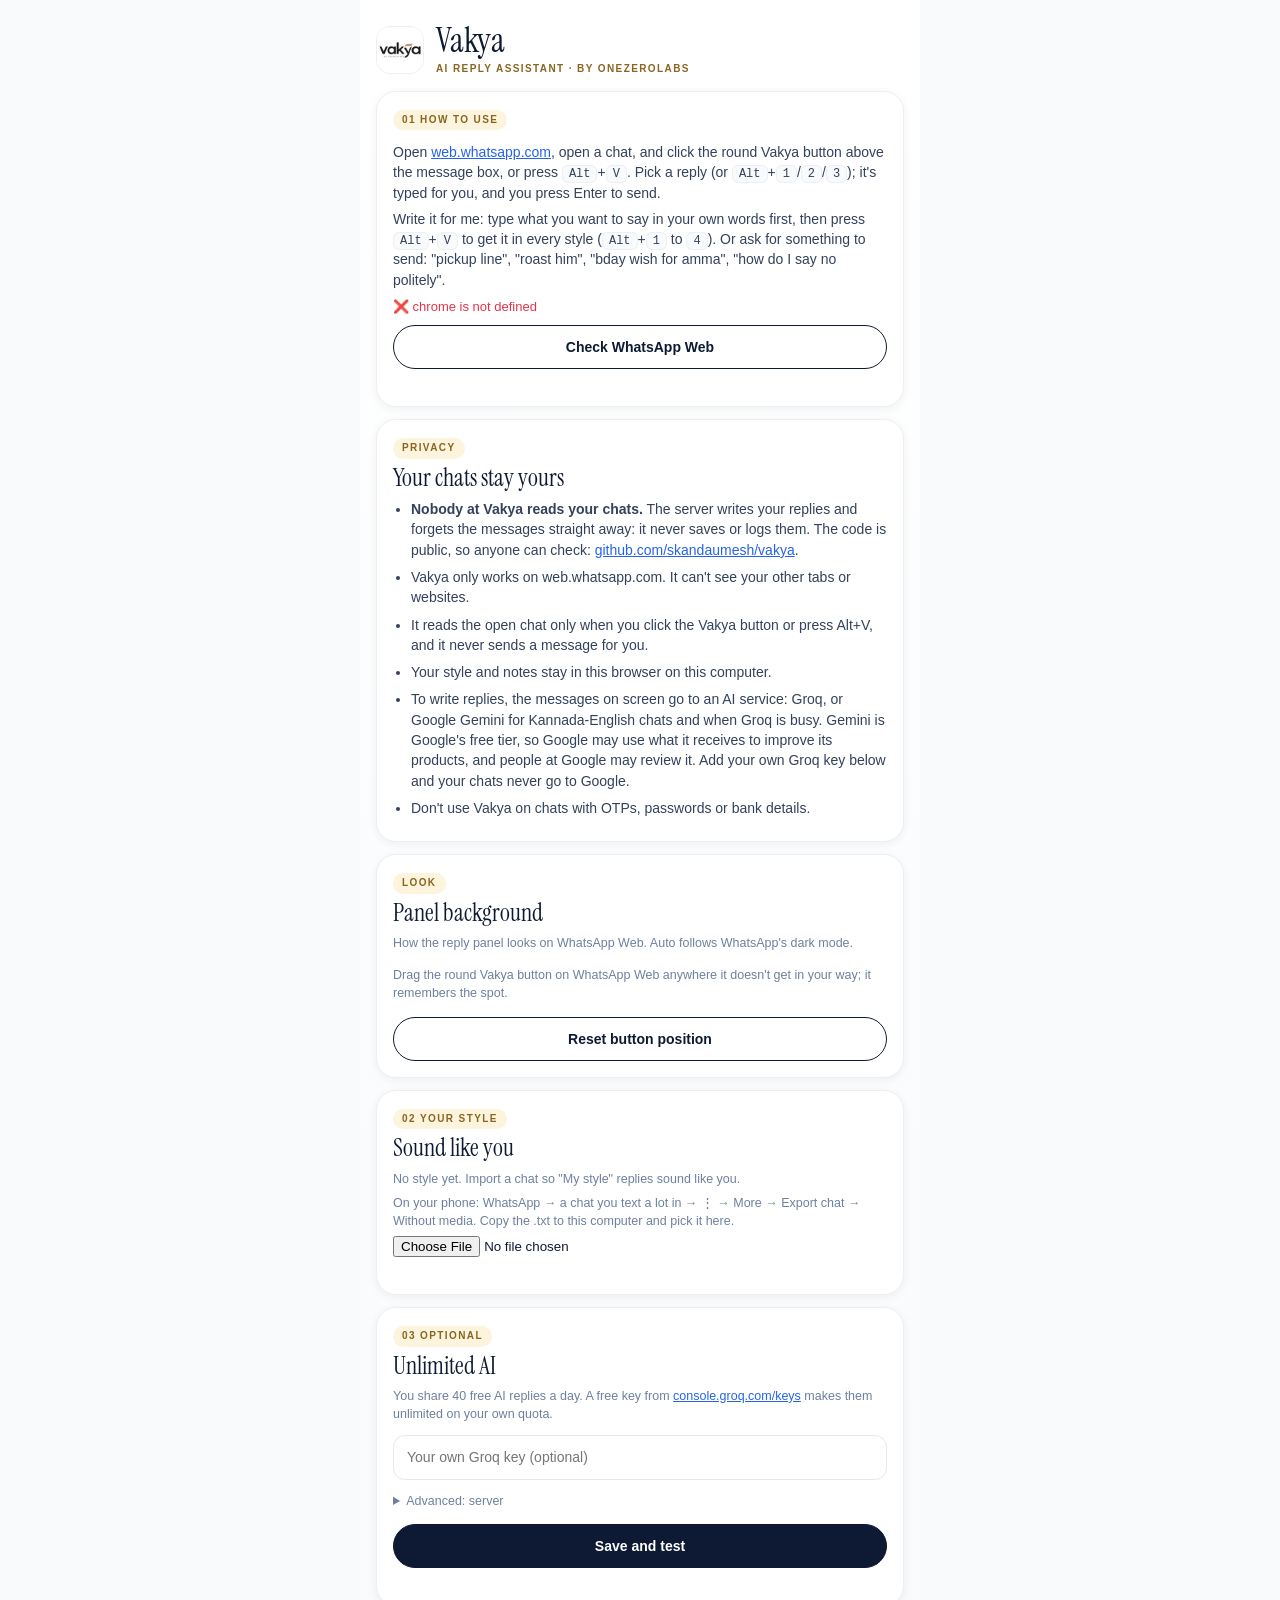
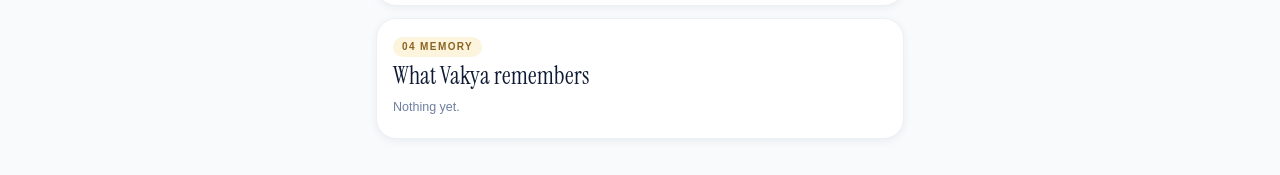
<file: desktop/extension/options.html>
<!doctype html>
<html lang="en">
<head>
  <meta charset="utf-8">
  <title>Vakya settings</title>
  <style>
    @font-face { font-family: "Vakya Serif"; src: url("fonts/instrument_serif.ttf") format("truetype"); }
    :root { --navy: #0e1a33; --body: #33415c; --muted: #6e809f; --line: #eceff4; --soft: #f8fafc; --gold: #8a6420; --gold-bg: #fdf4dd; --ok: #1b9e57; --bad: #e5334a; }
    * { box-sizing: border-box; }
    html { background: var(--soft); }
    body { margin: 0 auto; min-width: 380px; max-width: 560px; padding: 24px 16px; background: linear-gradient(#fff, var(--soft));
           color: var(--navy); font: 14px/1.45 -apple-system, "Segoe UI", Inter, Roboto, sans-serif; }
    header { display: flex; align-items: center; gap: 12px; margin-bottom: 14px; }
    header img { width: 48px; height: 48px; border-radius: 14px; border: 1px solid var(--line); background: #fff; }
    h1 { margin: 0; font: 34px/1 "Vakya Serif", Georgia, serif; font-weight: 400; }
    .tag { font-size: 10px; font-weight: 700; letter-spacing: .14em; color: var(--gold); margin-top: 4px; }
    .card { background: #fff; border: 1px solid var(--line); border-radius: 20px; padding: 16px; margin-bottom: 12px;
            box-shadow: 0 2px 10px rgba(14,26,51,.06); }
    .badge { display: inline-block; font-size: 10px; font-weight: 700; letter-spacing: .14em; color: var(--gold);
             background: var(--gold-bg); border-radius: 999px; padding: 3px 9px; margin-bottom: 6px; }
    h2 { margin: 0 0 8px; font: 24px/1.1 "Vakya Serif", Georgia, serif; font-weight: 400; }
    p, .muted { color: var(--body); margin: 6px 0; }
    .muted { color: var(--muted); font-size: 12.5px; }
    input[type=text], input[type=password], select { width: 100%; padding: 11px 13px; border: 1px solid #e2e8f0; border-radius: 12px;
             font: inherit; color: var(--navy); background: #fff; margin: 6px 0; }
    button { width: 100%; padding: 11px 16px; border-radius: 999px; font: inherit; font-weight: 600; cursor: pointer; margin-top: 8px;
             border: 1px solid var(--navy); background: var(--navy); color: #fff; }
    button.secondary { background: #fff; color: var(--navy); }
    .status { font-size: 13px; margin-top: 8px; min-height: 1em; }
    .ok { color: var(--ok); } .bad { color: var(--bad); }
    .chat { border-top: 1px solid var(--line); padding: 8px 0; }
    .chat b { display: block; }
    .chat ul { margin: 4px 0 0; padding-left: 18px; color: var(--body); }
    .link { color: #2563eb; }
    .privacy { margin: 6px 0 0; padding-left: 18px; color: var(--body); }
    .themes { display: flex; flex-wrap: wrap; gap: 8px; margin-top: 8px; }
    .themes button { width: auto; margin: 0; padding: 14px 16px; border-radius: 14px; font-weight: 700; font-size: 13px; }
    .themes button.on { outline: 3px solid var(--navy); outline-offset: 2px; }
    .privacy li { margin-bottom: 7px; }
    pre { font: 11px/1.45 ui-monospace, Consolas, monospace; color: var(--body); background: var(--soft); border: 1px solid var(--line);
          border-radius: 12px; padding: 10px 12px; margin: 8px 0 0; white-space: pre-wrap; word-break: break-word; }
    kbd { font: 12px ui-monospace, monospace; background: var(--soft); border: 1px solid var(--line); border-radius: 6px; padding: 1px 6px; }
  </style>
</head>
<body>
  <header>
    <img src="icons/icon128.png" alt="">
    <div>
      <h1>Vakya</h1>
      <div class="tag">AI REPLY ASSISTANT · BY ONEZEROLABS</div>
    </div>
  </header>

  <div class="card">
    <div class="badge">01 HOW TO USE</div>
    <p>Open <a class="link" href="https://web.whatsapp.com" target="_blank">web.whatsapp.com</a>, open a chat, and click the round Vakya
       button above the message box, or press <kbd>Alt</kbd>+<kbd>V</kbd>. Pick a reply (or <kbd>Alt</kbd>+<kbd>1</kbd>/<kbd>2</kbd>/<kbd>3</kbd>);
       it's typed for you, and you press Enter to send.</p>
    <p>Write it for me: type what you want to say in your own words first, then press <kbd>Alt</kbd>+<kbd>V</kbd>
       to get it in every style (<kbd>Alt</kbd>+<kbd>1</kbd> to <kbd>4</kbd>). Or ask for something to send:
       "pickup line", "roast him", "bday wish for amma", "how do I say no politely".</p>
    <div id="health" class="status"></div>
    <button id="check" class="secondary">Check WhatsApp Web</button>
    <div id="check-status" class="status"></div>
    <pre id="check-details" hidden></pre>
  </div>

  <!-- Every line must stay true: check the server's logging, the extension's matches and the AI providers before editing. -->
  <div class="card">
    <div class="badge">PRIVACY</div>
    <h2>Your chats stay yours</h2>
    <ul class="privacy">
      <li><b>Nobody at Vakya reads your chats.</b> The server writes your replies and forgets the messages straight away: it never saves or logs them. The code is public, so anyone can check: <a class="link" href="https://github.com/skandaumesh/vakya" target="_blank">github.com/skandaumesh/vakya</a>.</li>
      <li>Vakya only works on web.whatsapp.com. It can't see your other tabs or websites.</li>
      <li>It reads the open chat only when you click the Vakya button or press Alt+V, and it never sends a message for you.</li>
      <li>Your style and notes stay in this browser on this computer.</li>
      <li>To write replies, the messages on screen go to an AI service: Groq, or Google Gemini for Kannada-English chats and when Groq is busy. Gemini is Google's free tier, so Google may use what it receives to improve its products, and people at Google may review it. Add your own Groq key below and your chats never go to Google.</li>
      <li>Don't use Vakya on chats with OTPs, passwords or bank details.</li>
    </ul>
  </div>

  <div class="card">
    <div class="badge">LOOK</div>
    <h2>Panel background</h2>
    <p class="muted">How the reply panel looks on WhatsApp Web. Auto follows WhatsApp's dark mode.</p>
    <div id="themes" class="themes"></div>
    <p class="muted">Drag the round Vakya button on WhatsApp Web anywhere it doesn't get in your way; it remembers the spot.</p>
    <button id="reset-fab" class="secondary">Reset button position</button>
  </div>

  <div class="card">
    <div class="badge">02 YOUR STYLE</div>
    <h2>Sound like you</h2>
    <div id="style-summary" class="muted">No style yet. Import a chat so "My style" replies sound like you.</div>
    <p class="muted">On your phone: WhatsApp → a chat you text a lot in → ⋮ → More → Export chat → Without media. Copy the .txt to this computer and pick it here.</p>
    <input id="export-file" type="file" accept=".txt,text/plain">
    <select id="who" hidden></select>
    <button id="build" class="secondary" hidden>Learn my style</button>
    <div id="style-status" class="status"></div>
  </div>

  <div class="card">
    <div class="badge">03 OPTIONAL</div>
    <h2>Unlimited AI</h2>
    <p class="muted">You share 40 free AI replies a day. A free key from <a class="link" href="https://console.groq.com/keys" target="_blank">console.groq.com/keys</a> makes them unlimited on your own quota.</p>
    <input id="groq-key" type="password" placeholder="Your own Groq key (optional)">
    <details>
      <summary class="muted">Advanced: server</summary>
      <input id="server-url" type="text" placeholder="Server address">
      <input id="app-key" type="password" placeholder="App key">
    </details>
    <button id="save">Save and test</button>
    <div id="save-status" class="status"></div>
  </div>

  <div class="card">
    <div class="badge">04 MEMORY</div>
    <h2>What Vakya remembers</h2>
    <div id="chats" class="muted">Nothing yet.</div>
  </div>

  <script src="shared.js"></script>
  <script src="options.js"></script>
</body>
</html>
</file>
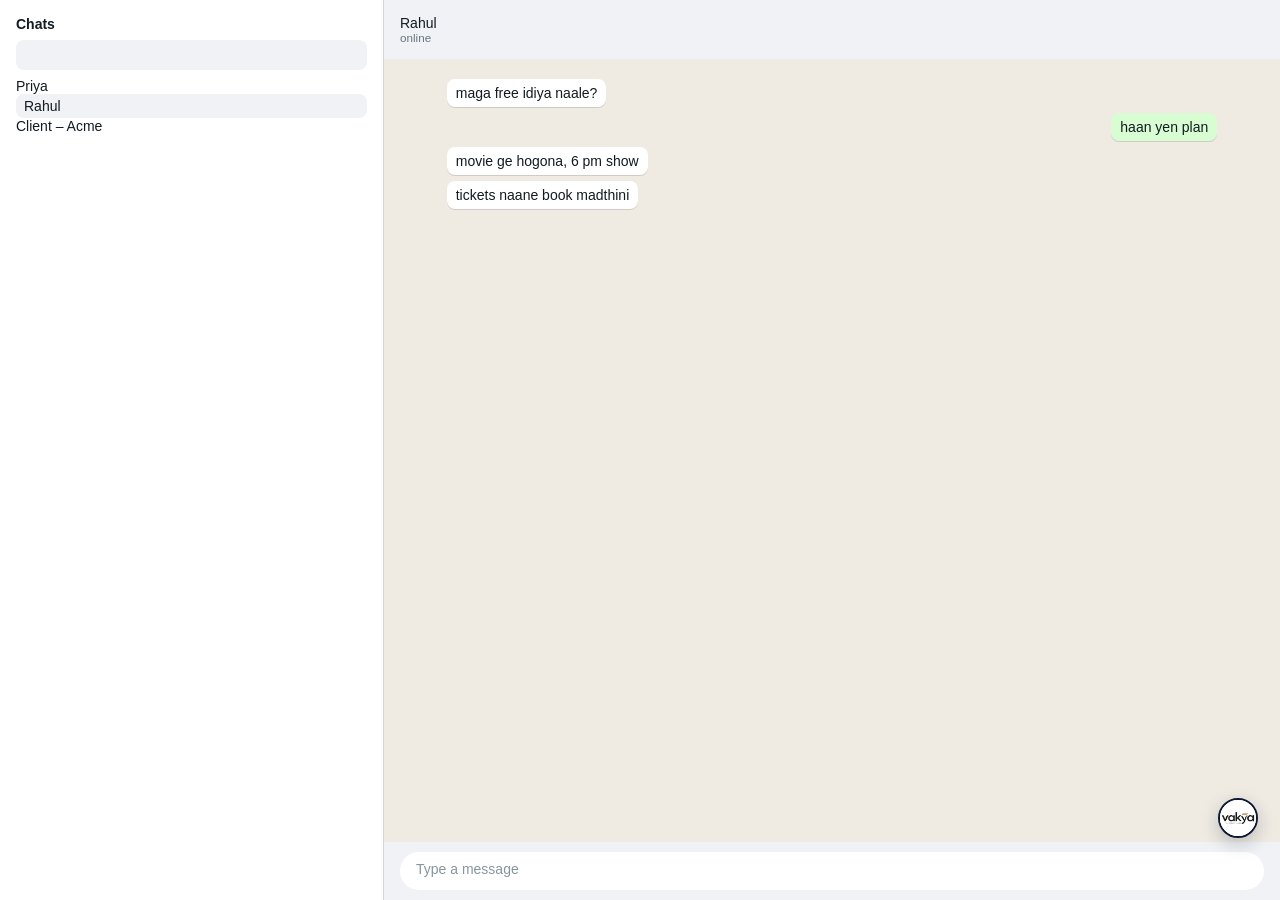
<file: desktop/tests/mock-whatsapp.html>
<!doctype html>
<!-- A stand-in for WhatsApp Web, to check the Vakya panel without a WhatsApp account.
     Open in a browser (or headless: see desktop/README.md). Hash options, comma-separated:
     #dark = WhatsApp dark mode, #open = open the panel, #pick = also choose reply 1, #group = group chat,
     #draft = text already typed in the box (write-it-for-me mode), #oldserver = a server without /compose, #back = click "Replies instead", #ideas = the server answers with ideas, #english = click the English language pill, #mylast = my message is the last one,
     #new = a redesigned page with none of the ids/classes Vakya knows (no #main, footer, header,
            role=row, .message-in/.message-out, body.dark), plus a search box at the top. -->
<html lang="en">
<head>
  <meta charset="utf-8">
  <title>Mock WhatsApp Web</title>
  <link rel="stylesheet" href="../extension/content.css">
  <style>
    body { margin: 0; height: 100vh; display: flex; font: 14px "Segoe UI", sans-serif; background: #f0f2f5; color: #111b21; }
    html.theme-dark body { background: #111b21; color: #e9edef; }
    .side { width: 30%; border-right: 1px solid #d1d7db; background: #fff; padding: 16px; box-sizing: border-box; }
    html.theme-dark .side { background: #111b21; border-color: #222d34; }
    .side [contenteditable] { border-radius: 8px; padding: 7px 12px; background: #f0f2f5; margin: 8px 0; outline: none; }
    html.theme-dark .side [contenteditable] { background: #202c33; }
    .side [aria-selected="true"] { background: #f0f2f5; border-radius: 8px; padding: 4px 8px; }
    html.theme-dark .side [aria-selected="true"] { background: #2a3942; }
    .pane { flex: 1; display: flex; flex-direction: column; background: #efeae2; }
    html.theme-dark .pane { background: #0b141a; }
    .top { height: 59px; display: flex; flex-direction: column; justify-content: center; padding: 0 16px; background: #f0f2f5; }
    html.theme-dark .top { background: #202c33; }
    .top small { color: #667781; }
    .msgs { flex: 1; overflow: auto; padding: 20px 7%; display: flex; flex-direction: column; gap: 6px; }
    .msgs > div { display: flex; }
    .in, .out { max-width: 65%; padding: 6px 9px; border-radius: 8px; background: #fff; box-shadow: 0 1px .5px rgba(0,0,0,.13); }
    .out { margin-left: auto; background: #d9fdd3; }
    html.theme-dark .in { background: #202c33; }
    html.theme-dark .out { background: #005c4b; }
    .compose { padding: 10px 16px; background: #f0f2f5; }
    html.theme-dark .compose { background: #202c33; }
    .compose [contenteditable] { background: #fff; border-radius: 24px; padding: 9px 16px; min-height: 20px; outline: none; }
    html.theme-dark .compose [contenteditable] { background: #2a3942; }
    .compose [contenteditable]:empty::before { content: "Type a message"; color: #8696a0; }
  </style>
</head>
<body>
  <script>
    const opts = new Set(location.hash.slice(1).split(",").filter(Boolean));
    const NEW = opts.has("new");
    if (opts.has("dark")) {
      document.documentElement.classList.add("theme-dark");
      if (!NEW) document.body.classList.add("dark");
    }

    // Old layout: the ids/tags/classes WhatsApp Web has used for years. New layout: none of them.
    const tag = (oldTag, newTag, attrs = {}) => {
      const e = document.createElement(NEW ? newTag : oldTag);
      for (const [k, v] of Object.entries(attrs)) e.setAttribute(k, v);
      return e;
    };
    const side = document.createElement("div");
    side.className = "side";
    side.innerHTML = '<b>Chats</b><div contenteditable="true" role="textbox" data-tab="3"></div>'
      + '<div>Priya</div><div aria-selected="true"><span dir="auto" title="Rahul">Rahul</span></div><div>Client – Acme</div>';
    const pane = tag("div", "div", NEW ? {} : { id: "main" });
    pane.className = "pane";
    const topBar = tag("header", "div");
    topBar.className = "top";
    // In the new layout the chat name isn't marked up (Vakya must use the highlighted chat in the list).
    topBar.innerHTML = NEW ? "<div>Rahul</div><small>online</small>" : '<span dir="auto" title="Rahul">Rahul</span><small>online</small>';
    const msgs = document.createElement("div");
    msgs.className = "msgs";
    const compose = tag("footer", "div");
    compose.className = "compose";
    compose.innerHTML = '<div contenteditable="true" role="textbox" data-tab="10"></div>';
    if (opts.has("draft")) compose.firstChild.textContent = "ask him if he is coming for the party tomorrow";
    pane.append(topBar, msgs, compose);
    document.body.append(side, pane);

    const chat = opts.has("group")
      ? [["in", "Asha", "Saturday trip final aa?"], ["in", "Rahul", "naanu ready, car yaaru tagolthira?"], ["out", "Me", "nan car idhe"], ["in", "Asha", "super! 7 ge hogona?"]]
      : [["in", "Rahul", "maga free idiya naale?"], ["out", "Me", "haan yen plan"], ["in", "Rahul", "movie ge hogona, 6 pm show"], ["in", "Rahul", "tickets naane book madthini"]];
    if (opts.has("mylast")) chat.push(["out", "Me", "sari, 6 ge bartini"]);
    for (const [dir, name, text] of chat) {
      const row = tag("div", "div", NEW ? {} : { role: "row" });
      const bubble = document.createElement("div");
      bubble.className = (NEW ? "" : "message-" + dir + " ") + dir;
      const copy = document.createElement("div");
      copy.setAttribute("data-pre-plain-text", `[18:0${msgs.children.length}, 05/10/2026] ${name}: `);
      const sel = document.createElement("span");
      sel.className = "selectable-text";
      sel.textContent = text;
      copy.append(sel);
      bubble.append(copy);
      row.append(bubble);
      msgs.append(row);
    }

    // What the extension would get from Chrome and from the Vakya server.
    const store = {};
    window.requests = [];
    window.chrome = {
      runtime: {
        id: "mock",
        getURL: (p) => "../extension/" + p,
        onMessage: { addListener: (fn) => { window.vakyaCheck = fn; } },
        async sendMessage(msg) {
          window.requests.push(msg);
          await new Promise((r) => setTimeout(r, 150));
          if (msg.type === "compose" && opts.has("oldserver")) return { ok: false, status: 404, error: "Server error 404: Not Found" };
          if (msg.type === "compose" && opts.has("ideas")) return { ok: true, data: {
            kind: "ideas", meaning: "A cheesy pickup line about coffee.", language: "English", variants: [],
            ideas: [
              { label: "Cheesy", text: "are you a coffee bean? because you've been keeping me up all day" },
              { label: "Smooth", text: "must be nice being your coffee, getting all your attention" },
              { label: "Funny", text: "at this rate your blood type is gonna be 100 percent caffeine" },
              { label: "Cute", text: "save some energy for our chat at least" },
            ],
          } };
          if (msg.type === "compose") return { ok: true, data: {
            kind: "message",
            meaning: "Ask him if he's coming to the party tomorrow.", language: "Kanglish",
            variants: [
              { style: "mine", text: "naale party ge bartiya maga?" },
              { style: "professional", text: "Are you coming to the party tomorrow?" },
              { style: "short", text: "naale party?" },
              { style: "genz", text: "naale party ge bartiya? no cap it'll be fun" },
            ],
          } };
          return { ok: true, data: {
            meaning: "Rahul wants to go for the 6 pm movie tomorrow and will book the tickets.",
            intent: "INVITATION", relationship_guess: "friend", language: "Kanglish",
            suggestions: [
              { label: "Accept", text: "sari maga, book madu 🔥" },
              { label: "Delay", text: "naale confirm madthini, swalpa kelsa idhe" },
              { label: "Clarify", text: "yav movie? yelli?" },
            ],
            memory_add: ["Movie with Rahul tomorrow 6 pm"], memory_resolve: [],
          } };
        },
      },
      storage: { onChanged: { addListener() {} }, local: {
        async get(keys) {
          const list = keys == null ? Object.keys(store) : [].concat(keys);
          return Object.fromEntries(list.filter((k) => k in store).map((k) => [k, store[k]]));
        },
        async set(items) { Object.assign(store, items); },
        async remove(key) { delete store[key]; },
      } },
    };
    window.vakyaStore = store;
    // #rose, #glass...: the panel background picked in settings.
    for (const t of ["white", "navy", "black", "rose", "mint", "glass"]) if (opts.has(t)) store.panelTheme = t;
  </script>
  <script src="../extension/shared.js"></script>
  <script src="../extension/content.js"></script>
  <script>
    const press = (key) => document.dispatchEvent(new KeyboardEvent("keydown", { key, altKey: true, bubbles: true }));
    if (opts.has("open") || opts.has("pick")) setTimeout(() => press("v"), 800);
    if (opts.has("pick")) setTimeout(() => press("1"), 1600);
    if (opts.has("back")) setTimeout(() => document.querySelector(".vakya-back").click(), 1400);
    // #drag: drag the round button 200px left and 300px up, then check it stays and no panel opened.
    if (opts.has("drag")) {
      setTimeout(() => {
        const fab = document.querySelector(".vakya-fab");
        const r = fab.getBoundingClientRect();
        const at = (x, y) => ({ clientX: x, clientY: y, bubbles: true, button: 0 });
        fab.dispatchEvent(new MouseEvent("mousedown", at(r.left + 5, r.top + 5)));
        document.dispatchEvent(new MouseEvent("mousemove", at(r.left - 95, r.top - 145)));
        document.dispatchEvent(new MouseEvent("mousemove", at(r.left - 195, r.top - 295)));
        document.dispatchEvent(new MouseEvent("mouseup", at(r.left - 195, r.top - 295)));
        fab.dispatchEvent(new MouseEvent("click", at(r.left - 195, r.top - 295)));
        window.fabBefore = [Math.round(r.left), Math.round(r.top)];
      }, 900);
    }
    // #typelater: type "roast him" after the panel opened, then click the offer.
    if (opts.has("typelater")) {
      setTimeout(() => { document.querySelector(".compose [contenteditable]").textContent = "roast him"; }, 1100);
      setTimeout(() => document.querySelector(".vakya-typed")?.click(), 2000);
    }
    if (opts.has("english")) setTimeout(() => document.querySelector('.vakya-lang[data-lang="english"]').click(), 1400);
    // For headless --dump-dom checks: what was sent, what ended up in the box, and the settings-page check.
    setTimeout(() => {
      let check = null;
      window.vakyaCheck({ type: "vakyaCheck" }, null, (r) => { check = r; });
      const out = document.createElement("pre");
      out.id = "check";
      out.hidden = true;
      out.textContent = JSON.stringify({
        request: window.requests.at(-1)?.body ?? null,
        box: document.querySelector('.compose [contenteditable]').innerText,
        search: document.querySelector('.side [contenteditable]').innerText,
        memory: window.vakyaStore,
        panelOpen: !!document.querySelector(".vakya-panel"),
        cards: [...document.querySelectorAll(".vakya-card-text")].map((c) => c.textContent),
        labels: [...document.querySelectorAll(".vakya-card-label")].map((c) => c.textContent),
        notes: [...document.querySelectorAll(".vakya-meaning, .vakya-note")].map((c) => c.textContent),
        modeLabel: document.querySelector(".vakya-label")?.textContent ?? null,
        type: window.requests.at(-1)?.type ?? null,
        fab: (() => { const f = document.querySelector(".vakya-fab"); return f ? [f.offsetLeft, f.offsetTop] : null; })(),
        fabBefore: window.fabBefore ?? null,
        language: window.requests.at(-1)?.body?.language ?? null,
        requests: window.requests.length,
        langOn: document.querySelector(".vakya-lang.is-on")?.dataset.lang ?? null,
        darkPanel: document.documentElement.classList.contains("vakya-dark"),
        check,
      });
      document.body.append(out);
    }, 3000);
  </script>
</body>
</html>
</file>
<file: desktop/extension/content.css>
/* Vakya on WhatsApp Web, in OneZeroLabs colours (onezerolabs.in):
   white + deep navy #0E1A33, or navy + gold #F5C86B in WhatsApp's dark mode. */

@font-face {
  font-family: "Vakya Serif";
  src: url("chrome-extension://__MSG_@@extension_id__/fonts/instrument_serif.ttf") format("truetype");
}

:root {
  --vk-bg: #ffffff;
  --vk-fg: #0e1a33;
  --vk-body: #33415c;
  --vk-muted: #6e809f;
  --vk-card: #f8fafc;
  --vk-card-hover: #eef2f7;
  --vk-border: #eceff4;
  --vk-accent: #0e1a33;
  --vk-on-accent: #ffffff;
  --vk-label: #8a6420;
  --vk-shadow: 0 18px 50px rgba(14, 26, 51, 0.18), 0 2px 8px rgba(14, 26, 51, 0.08);
}

html.vakya-dark {
  --vk-bg: #0e1a33;
  --vk-fg: #f8fafc;
  --vk-body: #cbd5e1;
  --vk-muted: #94a3b8;
  --vk-card: #1f2a44;
  --vk-card-hover: #273455;
  --vk-border: #33415c;
  --vk-accent: #f5c86b;
  --vk-on-accent: #0e1a33;
  --vk-label: #f5c86b;
  --vk-shadow: 0 18px 50px rgba(0, 0, 0, 0.45);
}

.vakya-fab {
  position: fixed;
  z-index: 2147483000;
  width: 40px;
  height: 40px;
  padding: 0;
  border: 2px solid var(--vk-accent);
  border-radius: 50%;
  background: #ffffff;
  overflow: hidden;
  cursor: pointer;
  box-shadow: 0 6px 18px rgba(14, 26, 51, 0.22);
  transition: transform 0.12s ease;
}
.vakya-fab:hover { transform: scale(1.08); }
.vakya-fab.is-dragging { transform: scale(1.15); cursor: grabbing; transition: none; }
.vakya-fab img { width: 100%; height: 100%; object-fit: cover; display: block; }

.vakya-panel {
  position: fixed;
  z-index: 2147483001;
  box-sizing: border-box;
  max-height: 70vh;
  overflow-y: auto;
  padding: 14px 16px 12px;
  border: 1px solid var(--vk-border);
  border-radius: 22px;
  background: var(--vk-bg);
  color: var(--vk-fg);
  box-shadow: var(--vk-shadow);
  font-family: -apple-system, "Segoe UI", Inter, Roboto, sans-serif;
  font-size: 14px;
  line-height: 1.4;
}
.vakya-panel * { box-sizing: border-box; }

.vakya-head { display: flex; align-items: center; gap: 10px; }
.vakya-logo { width: 26px; height: 26px; border-radius: 8px; border: 1px solid var(--vk-border); background: #fff; }
.vakya-title { flex: 1; font-family: "Vakya Serif", Georgia, serif; font-size: 24px; line-height: 1; color: var(--vk-fg); }
.vakya-close {
  border: 0; background: transparent; color: var(--vk-muted);
  font-size: 16px; cursor: pointer; padding: 4px 6px; border-radius: 8px;
}
.vakya-close:hover { background: var(--vk-card); color: var(--vk-fg); }

.vakya-styles { margin-top: 10px; }
.vakya-label { font-size: 10px; font-weight: 700; letter-spacing: 0.14em; color: var(--vk-label); margin-bottom: 6px; }
.vakya-style-row { display: flex; gap: 6px; flex-wrap: wrap; }
.vakya-pill {
  border: 1px solid var(--vk-border);
  background: var(--vk-card);
  color: var(--vk-fg);
  border-radius: 999px;
  padding: 5px 13px;
  font: inherit;
  font-size: 13px;
  cursor: pointer;
}
.vakya-pill:hover { border-color: var(--vk-accent); }
.vakya-pill.is-on { background: var(--vk-accent); border-color: var(--vk-accent); color: var(--vk-on-accent); font-weight: 600; }

.vakya-body { margin-top: 10px; display: flex; flex-direction: column; gap: 7px; }
.vakya-note { color: var(--vk-muted); padding: 6px 2px; }
.vakya-meaning { color: var(--vk-muted); font-size: 13px; padding: 2px 2px 4px; }

.vakya-card {
  display: block;
  width: 100%;
  text-align: left;
  border: 1px solid var(--vk-border);
  background: var(--vk-card);
  color: var(--vk-fg);
  border-radius: 14px;
  padding: 9px 13px 11px;
  font: inherit;
  cursor: pointer;
  transition: background 0.12s ease, border-color 0.12s ease;
}
.vakya-card:hover { background: var(--vk-card-hover); border-color: var(--vk-accent); }
.vakya-card-label { font-size: 11px; font-weight: 700; letter-spacing: 0.04em; color: var(--vk-label); }
.vakya-card-text { font-size: 15px; margin-top: 2px; white-space: pre-wrap; word-break: break-word; }

.vakya-foot { margin-top: 9px; font-size: 11px; color: var(--vk-muted); }
.vakya-style-row[hidden] { display: none; }
.vakya-lang-label { margin-top: 9px; }
.vakya-lang { padding: 4px 11px; font-size: 12px; }
.vakya-typed {
  display: block; width: 100%; margin-top: 10px; padding: 8px 12px; border-radius: 12px;
  border: 1px solid var(--vk-accent); background: transparent; color: var(--vk-accent);
  font: inherit; font-weight: 700; font-size: 13px; cursor: pointer;
  white-space: nowrap; overflow: hidden; text-overflow: ellipsis;
}
.vakya-typed[hidden] { display: none; }
.vakya-foot { white-space: pre-line; }
.vakya-back[hidden] { display: none; }

/* Panel backgrounds picked in Vakya's settings (same names and colours as the phone app).
   "auto" adds no class: white, or navy + gold in WhatsApp's dark mode. */
html.vakya-theme-white {
  --vk-bg: #ffffff; --vk-fg: #0e1a33; --vk-body: #33415c; --vk-muted: #6e809f; --vk-card: #f8fafc;
  --vk-card-hover: #eef2f7; --vk-border: #eceff4; --vk-accent: #0e1a33; --vk-on-accent: #ffffff; --vk-label: #8a6420;
}
html.vakya-theme-navy {
  --vk-bg: #0e1a33; --vk-fg: #f8fafc; --vk-body: #cbd5e1; --vk-muted: #94a3b8; --vk-card: #1f2a44;
  --vk-card-hover: #273455; --vk-border: #33415c; --vk-accent: #f5c86b; --vk-on-accent: #0e1a33; --vk-label: #f5c86b;
  --vk-shadow: 0 18px 50px rgba(0, 0, 0, 0.45);
}
html.vakya-theme-black {
  --vk-bg: #000000; --vk-fg: #ffffff; --vk-body: #d4d4d4; --vk-muted: #9ca3af; --vk-card: #141414;
  --vk-card-hover: #1f1f1f; --vk-border: #262626; --vk-accent: #ffffff; --vk-on-accent: #000000; --vk-label: #e5e5e5;
  --vk-shadow: 0 18px 50px rgba(0, 0, 0, 0.6);
}
html.vakya-theme-rose {
  --vk-bg: #fff1f3; --vk-fg: #4a1d2b; --vk-body: #6b3445; --vk-muted: #9f6b7a; --vk-card: #ffffff;
  --vk-card-hover: #ffe4ea; --vk-border: #f9d6de; --vk-accent: #e11d48; --vk-on-accent: #ffffff; --vk-label: #be123c;
}
html.vakya-theme-mint {
  --vk-bg: #ecfdf5; --vk-fg: #064e3b; --vk-body: #065f46; --vk-muted: #5f8f7e; --vk-card: #ffffff;
  --vk-card-hover: #d1fae5; --vk-border: #cdefe0; --vk-accent: #059669; --vk-on-accent: #ffffff; --vk-label: #047857;
}
html.vakya-theme-glass {
  --vk-bg: rgba(14, 26, 51, 0.72); --vk-fg: #ffffff; --vk-body: #e2e8f0; --vk-muted: #cbd5e1;
  --vk-card: rgba(255, 255, 255, 0.12); --vk-card-hover: rgba(255, 255, 255, 0.2); --vk-border: rgba(255, 255, 255, 0.22);
  --vk-accent: #f5c86b; --vk-on-accent: #0e1a33; --vk-label: #f5c86b; --vk-shadow: 0 18px 50px rgba(0, 0, 0, 0.35);
}
html.vakya-theme-glass .vakya-panel { backdrop-filter: blur(18px) saturate(1.3); }
</file>
